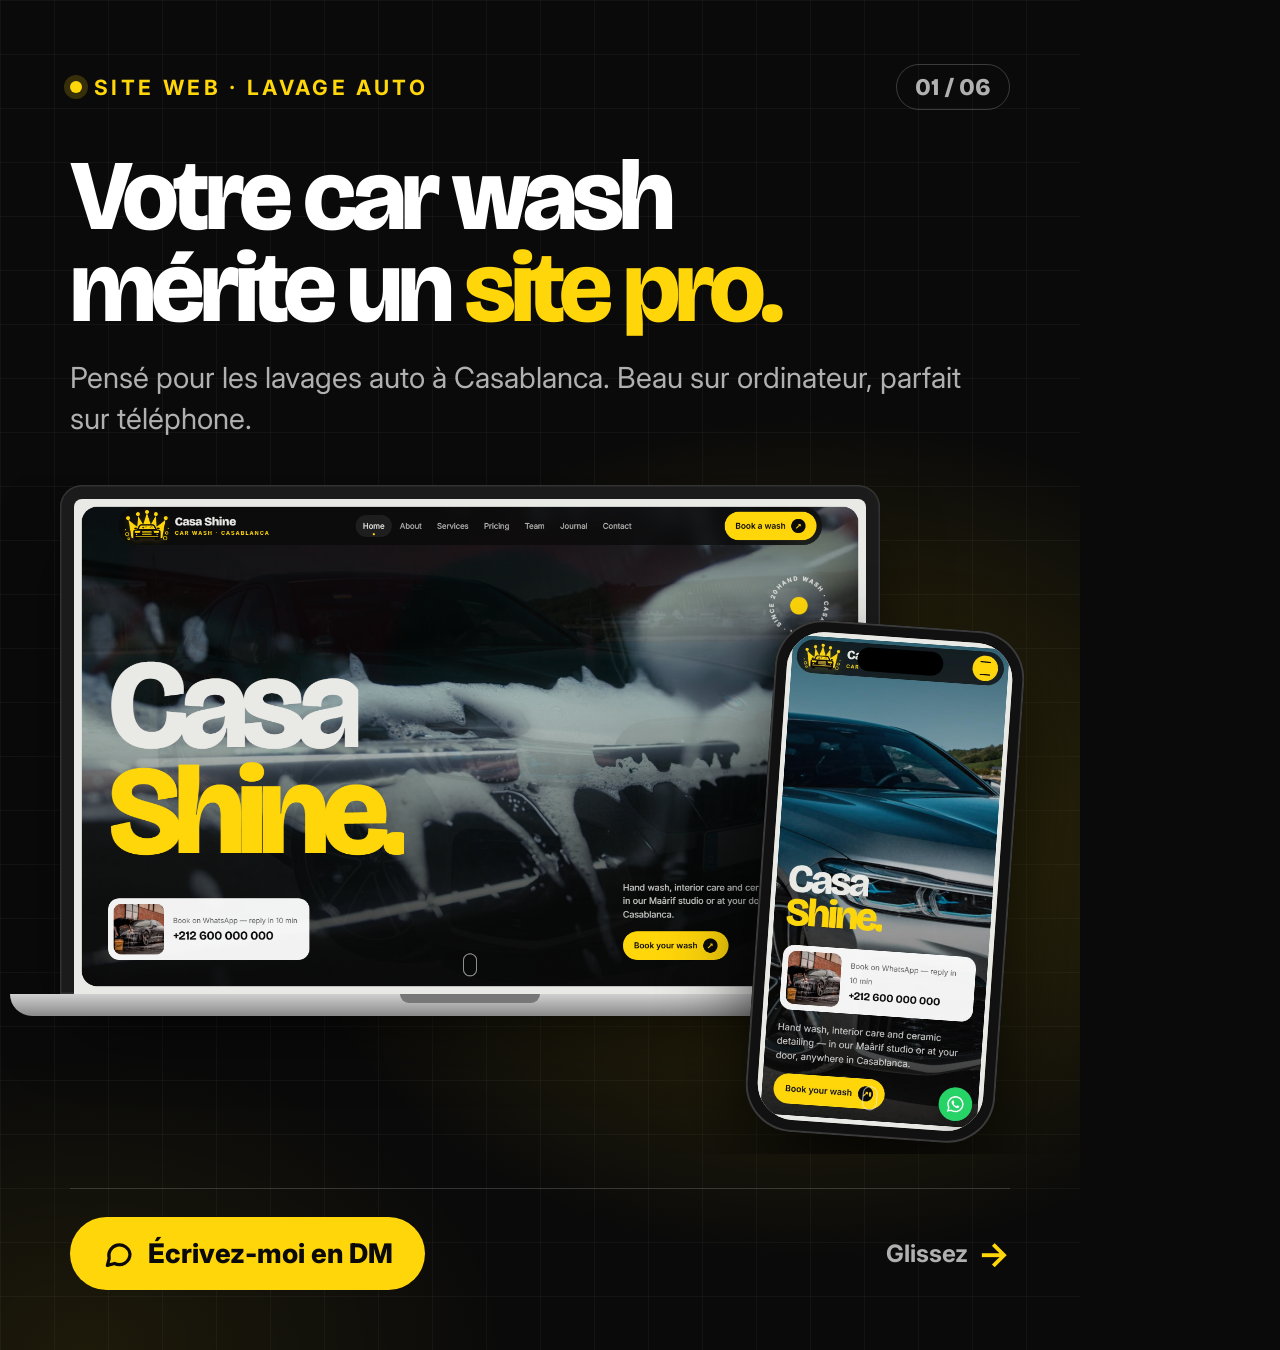
<file: marketing/posts.html>
<!doctype html>
<html>
<head>
<meta charset="utf-8">
<title>Car wash website — social posts</title>
<!-- 6 sales posts in French and Arabic, 1080x1350 (4:5 feed format).
     Open posts.html#p=1&l=fr … #p=6&l=ar  ·  export all: bash tools/export-posts.sh -->
<link href="https://fonts.googleapis.com/css2?family=Bricolage+Grotesque:opsz,wght@12..96,700;12..96,800&family=Inter:wght@500;600;700&family=Cairo:wght@600;700;800;900&display=block" rel="stylesheet">
<style>
  :root{--ink:#0A0A0A;--y:#FFD60A;--g:#25D366;--mut:rgba(255,255,255,.68)}
  *{margin:0;padding:0;box-sizing:border-box}
  html,body{width:1080px;height:1350px;overflow:hidden;background:var(--ink)}
  body{font-family:Inter,sans-serif;color:#fff;-webkit-font-smoothing:antialiased}
  [dir=rtl] body{font-family:Cairo,sans-serif}
  .s{position:relative;width:1080px;height:1350px;padding:64px 70px 60px;display:flex;flex-direction:column;overflow:hidden}
  .s::before{content:"";position:absolute;inset:0;background:
    radial-gradient(760px 600px at 75% 62%,rgba(255,214,10,.2),transparent 70%),
    radial-gradient(600px 420px at 8% 100%,rgba(255,214,10,.08),transparent 70%),
    linear-gradient(rgba(255,255,255,.035) 1px,transparent 1px) 0 0/54px 54px,
    linear-gradient(90deg,rgba(255,255,255,.035) 1px,transparent 1px) 0 0/54px 54px}
  .s>*{position:relative}
  [dir=rtl] .s::before{transform:scaleX(-1)}
  .top{display:flex;justify-content:space-between;align-items:center}
  .kick{display:flex;align-items:center;gap:12px;font-weight:700;font-size:21px;letter-spacing:.16em;color:var(--y)}
  [dir=rtl] .kick{letter-spacing:0;font-size:26px}
  .kick i{width:12px;height:12px;border-radius:50%;background:var(--y);box-shadow:0 0 0 6px rgba(255,214,10,.18)}
  .num{font-family:"Bricolage Grotesque";font-weight:800;font-size:24px;color:var(--mut);border:1.5px solid rgba(255,255,255,.2);border-radius:999px;padding:8px 18px}
  h1{font-family:"Bricolage Grotesque";font-weight:800;font-size:100px;line-height:.92;letter-spacing:-.05em;margin-top:40px}
  [dir=rtl] h1{font-family:Cairo;font-weight:900;letter-spacing:0;line-height:1.15;font-size:84px}
  h1 em{font-style:normal;color:var(--y)}
  .sub{font-size:29px;line-height:1.4;color:var(--mut);margin-top:24px;max-width:900px}
  [dir=rtl] .sub{font-size:32px;line-height:1.6}
  .vis{position:relative;flex:1;margin-top:36px;overflow-x:visible;overflow-y:clip;overflow-clip-margin:40px}
  .phone.full{top:0!important;bottom:4px;width:auto!important;display:flex}
  .phone.full .in{height:100%;width:auto}
  .vis>*{z-index:1}
  /* devices */
  .laptop{position:absolute;width:820px;top:30px;left:-10px}
  .laptop .scr{background:#1b1b1b;border-radius:22px 22px 0 0;padding:14px 14px 0;box-shadow:0 40px 80px -20px rgba(0,0,0,.8),inset 0 0 0 1.5px #333}
  .laptop .scr img{display:block;width:100%;border-radius:8px 8px 0 0}
  .laptop .base{height:22px;margin:0 -50px;background:linear-gradient(#d0d0d0,#8a8a8a);border-radius:0 0 22px 22px;position:relative}
  .laptop .base::before{content:"";position:absolute;left:50%;top:0;width:140px;height:9px;transform:translateX(-50%);background:#777;border-radius:0 0 10px 10px}
  .phone{position:absolute;width:300px;background:#111;border-radius:48px;padding:12px;box-shadow:0 40px 90px -10px rgba(0,0,0,.85),inset 0 0 0 2px #3a3a3a}
  .phone .in{border-radius:37px;overflow:hidden;aspect-ratio:390/844;position:relative;background:#E9E9E6}
  .phone .in img{position:absolute;left:0;width:100%;top:var(--crop,0)}
  .phone::after{content:"";position:absolute;left:50%;top:24px;width:86px;height:24px;transform:translateX(-50%);background:#000;border-radius:20px;z-index:2}
  .tagline{position:absolute;background:var(--y);color:var(--ink);border-radius:20px;padding:16px 22px;font-weight:800;font-size:25px;box-shadow:0 16px 36px rgba(0,0,0,.45);display:flex;align-items:center;gap:12px;white-space:nowrap}
  [dir=rtl] .tagline{font-size:28px}
  .tagline svg{width:30px;height:30px;color:var(--g);flex:none}
  .ticks{list-style:none;display:grid;gap:18px}
  .ticks li{display:flex;align-items:center;gap:16px;font-size:29px;font-weight:600}
  [dir=rtl] .ticks li{font-size:32px}
  .ticks b{width:42px;height:42px;border-radius:50%;background:var(--y);color:var(--ink);display:grid;place-items:center;font-size:22px;flex:none}
  /* comparison */
  .cmp{display:grid;grid-template-columns:1fr 1fr;gap:22px;height:100%}
  .col{border-radius:32px;padding:44px 34px;display:flex;flex-direction:column;gap:34px}
  .col h3{font-family:"Bricolage Grotesque";font-size:56px;letter-spacing:-.03em;margin-bottom:4px}
  [dir=rtl] .col h3{font-family:Cairo;font-weight:900;letter-spacing:0}
  .col p{display:flex;gap:16px;font-size:32px;line-height:1.25;font-weight:700;align-items:flex-start}
  [dir=rtl] .col p{font-size:34px;line-height:1.45}
  .col p b{width:44px;height:44px;border-radius:50%;display:grid;place-items:center;font-size:23px;flex:none;margin-top:2px}
  .bad{background:rgba(255,255,255,.05);border:1.5px solid rgba(255,255,255,.12);color:rgba(255,255,255,.75)}
  .bad b{background:#3a1d1d;color:#ff6b6b}
  .good{background:var(--y);color:var(--ink)}
  .good b{background:var(--ink);color:var(--y)}
  /* footer */
  .foot{display:flex;justify-content:space-between;align-items:center;gap:20px;margin-top:34px;padding-top:28px;border-top:1.5px solid rgba(255,255,255,.14)}
  .cta{display:flex;align-items:center;gap:14px;background:var(--y);color:var(--ink);border-radius:999px;padding:20px 32px;font-weight:800;font-size:27px}
  [dir=rtl] .cta{font-size:30px}
  .cta svg{width:32px;height:32px}
  .swipe{font-weight:700;font-size:24px;color:var(--mut);display:flex;align-items:center;gap:10px}
  [dir=rtl] .swipe{font-size:27px}
  .swipe span{font-size:34px;color:var(--y)}
</style>
</head>
<body>
<div class="s" id="s"></div>
<script>
const W = `<svg viewBox="0 0 24 24" fill="currentColor"><path d="M12 0C5.4 0 0 5.4 0 12c0 2.1.6 4.2 1.6 6L0 24l6.2-1.6c1.8 1 3.8 1.5 5.8 1.5 6.6 0 12-5.4 12-12S18.6 0 12 0z"/></svg>`;
const DM = `<svg viewBox="0 0 24 24" fill="none" stroke="currentColor" stroke-width="2.4" stroke-linecap="round" stroke-linejoin="round"><path d="M21 12a8 8 0 0 1-11.6 7.1L4 20.5l1.4-5.1A8 8 0 1 1 21 12z"/></svg>`;
const laptop = (src, style = "") => `<div class="laptop" style="${style}"><div class="scr"><img src="shots/${src}"></div><div class="base"></div></div>`;
const phone = (src, style, crop = "0px") => `<div class="phone${/top:0;/.test(style) ? " full" : ""}" style="${style}"><div class="in"><img src="shots/${src}" style="--crop:${crop}"></div></div>`;
const tag = (txt, style) => `<div class="tagline" style="${style}">${W}${txt}</div>`;
const ticks = (list, style = "") => `<ul class="ticks" style="${style}">${list.map(t => `<li><b>✓</b>${t}</li>`).join("")}</ul>`;

const T = {
  fr: {
    kick: "SITE WEB · LAVAGE AUTO", cta: "Écrivez-moi en DM", swipe: "Glissez",
    s: [
      { h: "Votre car wash<br>mérite un <em>site pro.</em>", p: "Pensé pour les lavages auto à Casablanca. Beau sur ordinateur, parfait sur téléphone.",
        v: () => laptop("desk-home.png", "top:10px") + phone("phone-home.jpg", "width:250px;right:0;top:150px;transform:rotate(4deg)") },
      { h: "Vos clients réservent<br>sur <em>WhatsApp.</em>", p: "Ils choisissent le service, la voiture et le quartier, et la demande arrive directement sur votre WhatsApp.",
        v: () => phone("phone-book.jpg", "width:330px;inset-inline-start:30px;top:0;transform:rotate(-3deg)", "-28px") + tag("Réservation en 30 s", "inset-inline-end:40px;top:120px;transform:rotate(3deg)") + ticks(["Sans appel", "Sans attente", "Jour et nuit"], "position:absolute;inset-inline-end:30px;top:290px") },
      { h: "Vos prix clairs,<br><em>sans surprise.</em>", p: "Citadine, berline, SUV ou luxe : le client voit son prix tout de suite. Moins de questions, plus de réservations.",
        v: () => phone("phone-pricing.jpg", "width:330px;inset-inline-end:40px;top:0;transform:rotate(3deg)", "-120px") + ticks(["Prix par véhicule", "Formules & options", "Facile à modifier"], "position:absolute;inset-inline-start:0;top:110px") },
      { h: "Montrez vos plus<br>beaux <em>résultats.</em>", p: "Galerie de vos réalisations, avant / après interactif et avis de vos clients : la confiance avant même le premier lavage.",
        v: () => phone("phone-works.jpg", "width:320px;inset-inline-start:40px;top:0;transform:rotate(-3deg)", "-60px") + ticks(["Galerie photos", "Avant / après", "Avis clients"], "position:absolute;inset-inline-end:20px;top:120px") },
      { h: "Sans site <em>vs</em><br>avec site.", p: "",
        v: () => `<div class="cmp">
          <div class="col bad"><h3>Sans site</h3><p><b>✕</b>Invisible sur Google</p><p><b>✕</b>Les clients appellent pour les prix</p><p><b>✕</b>Pas de photos de vos résultats</p><p><b>✕</b>Image peu professionnelle</p></div>
          <div class="col good"><h3>Avec site</h3><p><b>✓</b>Vos services visibles 24h/24</p><p><b>✓</b>Réservations sur WhatsApp</p><p><b>✓</b>Vos photos et avis clients</p><p><b>✓</b>Une image premium</p></div></div>` },
      { h: "Votre site,<br>à <em>votre image.</em>", p: "Votre logo, vos couleurs, vos prix et votre numéro WhatsApp. Une vraie vitrine pour votre lavage auto.",
        v: () => laptop("desk-pricing.png", "top:20px;width:760px;left:170px;opacity:.95") + ticks(["Votre logo & couleurs", "Vos services & prix", "Votre WhatsApp", "Ordinateur + mobile"], "position:absolute;inset-inline-start:0;bottom:20px;background:rgba(10,10,10,.82);padding:30px 34px;border-radius:30px;border:1.5px solid rgba(255,255,255,.14)") }
    ]
  },
  ar: {
    kick: "موقع إلكتروني · غسيل السيارات", cta: "راسلني في الخاص", swipe: "اسحب",
    s: [
      { h: "مغسلة سيارتك تستحق<br><em>موقعًا احترافيًا.</em>", p: "مصمم خصيصًا لمغاسل السيارات في الدار البيضاء. جميل على الحاسوب، ومثالي على الهاتف.",
        v: () => laptop("desk-home.png", "top:10px") + phone("phone-home.jpg", "width:250px;right:0;top:150px;transform:rotate(-4deg)") },
      { h: "زبناؤك يحجزون<br>عبر <em>واتساب.</em>", p: "يختار الزبون الخدمة ونوع السيارة والحي، ويصلك الطلب مباشرة على واتساب.",
        v: () => phone("phone-book.jpg", "width:330px;inset-inline-start:30px;top:0;transform:rotate(3deg)", "-28px") + tag("حجز في 30 ثانية", "inset-inline-end:40px;top:120px;transform:rotate(-3deg)") + ticks(["بدون مكالمات", "بدون انتظار", "ليلًا ونهارًا"], "position:absolute;inset-inline-end:40px;top:290px") },
      { h: "أسعار واضحة،<br><em>بدون مفاجآت.</em>", p: "سيارة صغيرة، سيدان، SUV أو فاخرة: الزبون يرى السعر فورًا. أسئلة أقل، وحجوزات أكثر.",
        v: () => phone("phone-pricing.jpg", "width:330px;inset-inline-end:40px;top:0;transform:rotate(-3deg)", "-120px") + ticks(["السعر حسب السيارة", "باقات وخدمات إضافية", "تعديل سهل"], "position:absolute;inset-inline-start:0;top:110px") },
      { h: "اعرض أجمل<br><em>أعمالك.</em>", p: "معرض لأعمالك، صور قبل / بعد، وآراء زبنائك: الثقة تبدأ قبل أول غسلة.",
        v: () => phone("phone-works.jpg", "width:320px;inset-inline-start:40px;top:0;transform:rotate(3deg)", "-60px") + ticks(["معرض الصور", "قبل / بعد", "آراء الزبناء"], "position:absolute;inset-inline-end:30px;top:120px") },
      { h: "بدون موقع <em>أو</em><br>مع موقع؟", p: "",
        v: () => `<div class="cmp">
          <div class="col bad"><h3>بدون موقع</h3><p><b>✕</b>غير موجود على Google</p><p><b>✕</b>الزبناء يتصلون لمعرفة الأسعار</p><p><b>✕</b>لا صور لأعمالك</p><p><b>✕</b>صورة غير احترافية</p></div>
          <div class="col good"><h3>مع موقع</h3><p><b>✓</b>خدماتك ظاهرة 24/24</p><p><b>✓</b>حجوزات عبر واتساب</p><p><b>✓</b>صورك وآراء زبنائك</p><p><b>✓</b>صورة راقية لمشروعك</p></div></div>` },
      { h: "موقعك<br>على <em>صورتك.</em>", p: "شعارك، ألوانك، أسعارك ورقم واتساب ديالك. واجهة حقيقية لمغسلة سيارتك.",
        v: () => laptop("desk-pricing.png", "top:20px;width:760px;left:170px;opacity:.95") + ticks(["شعارك وألوانك", "خدماتك وأسعارك", "رقم واتساب ديالك", "حاسوب + هاتف"], "position:absolute;inset-inline-start:0;bottom:20px;background:rgba(10,10,10,.82);padding:30px 34px;border-radius:30px;border:1.5px solid rgba(255,255,255,.14)") }
    ]
  }
};

const q = new URLSearchParams(location.hash.slice(1));
const n = Math.min(Math.max(+q.get("p") || 1, 1), 6), L = q.get("l") === "ar" ? "ar" : "fr", t = T[L], d = t.s[n - 1];
document.documentElement.lang = L; document.documentElement.dir = L === "ar" ? "rtl" : "ltr";
document.getElementById("s").innerHTML = `
  <div class="top"><span class="kick"><i></i>${t.kick}</span><span class="num" dir="ltr">0${n} / 06</span></div>
  <h1>${d.h}</h1>${d.p ? `<p class="sub">${d.p}</p>` : ""}
  <div class="vis">${d.v()}</div>
  <div class="foot"><span class="cta">${DM}${t.cta}</span>${n < 6 ? `<span class="swipe">${t.swipe} <span>${L === "ar" ? "←" : "→"}</span></span>` : ""}</div>`;
</script>
</body>
</html>
</file>
